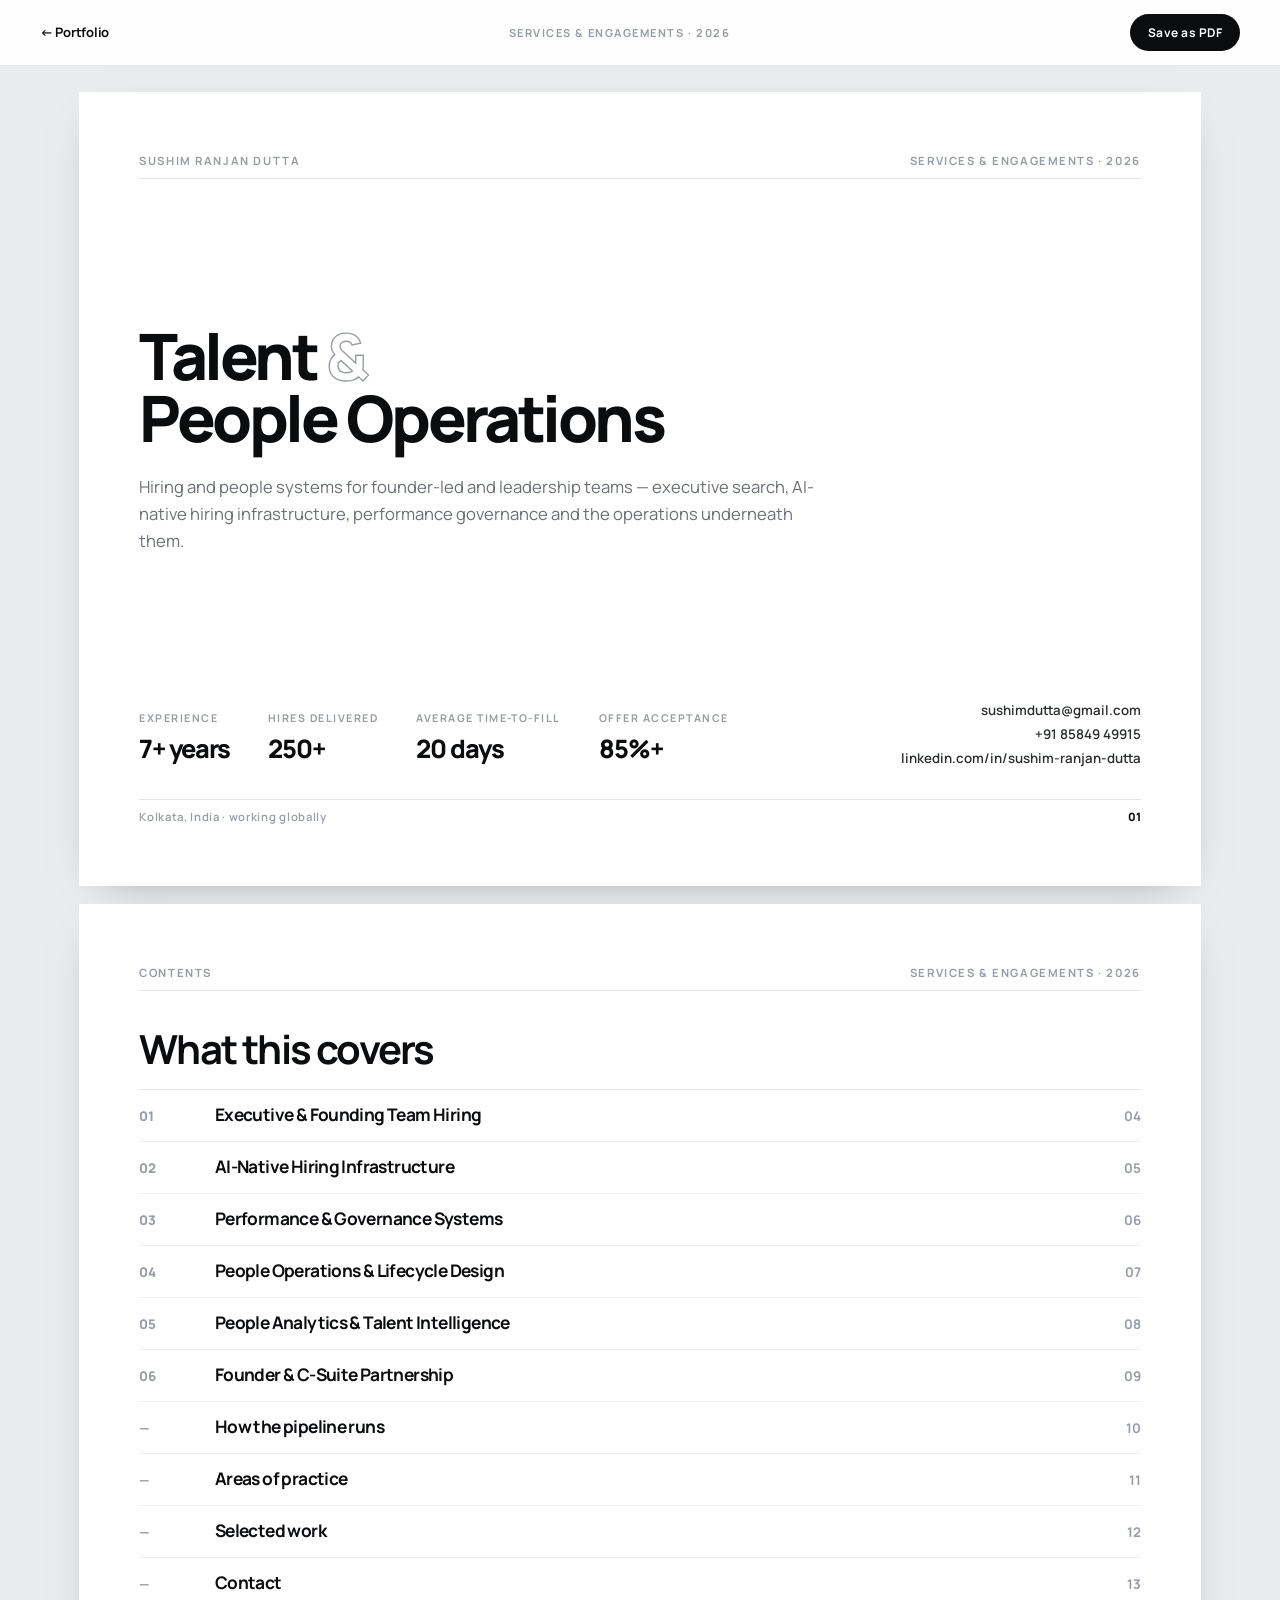
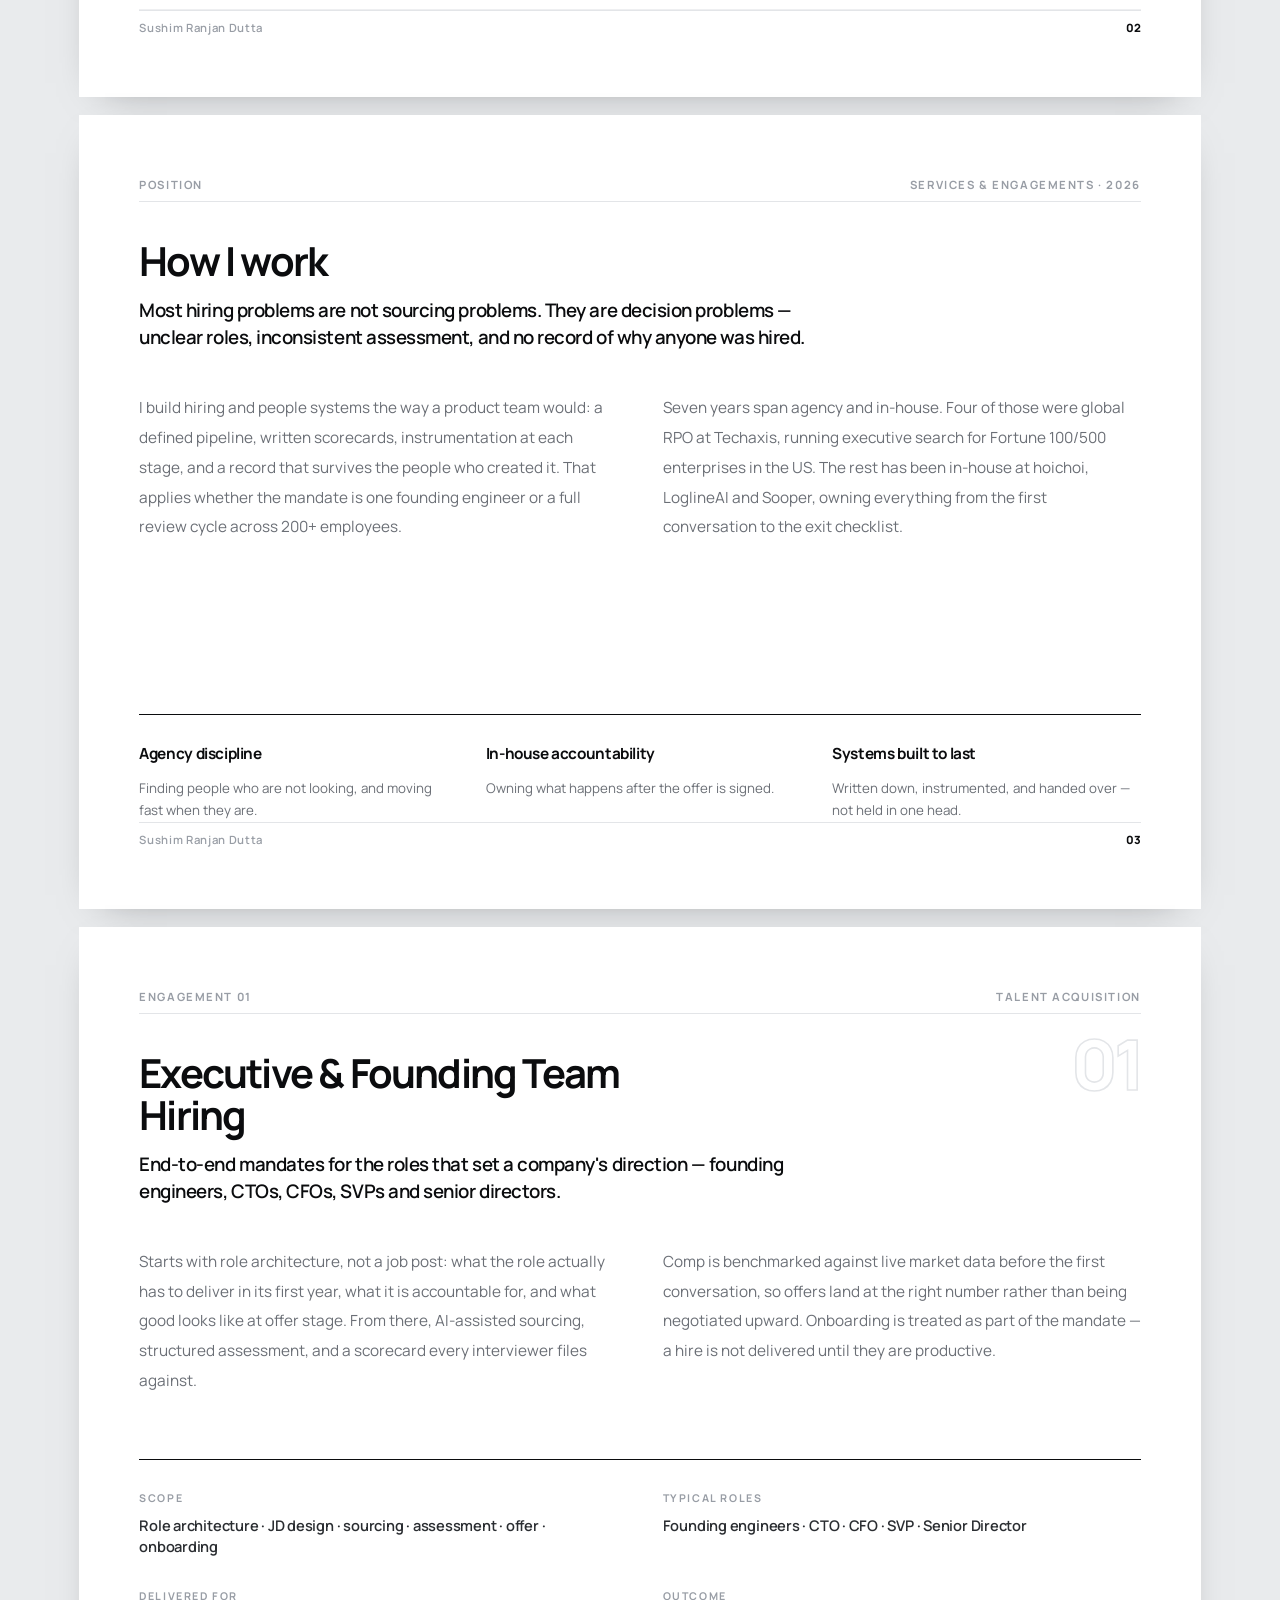
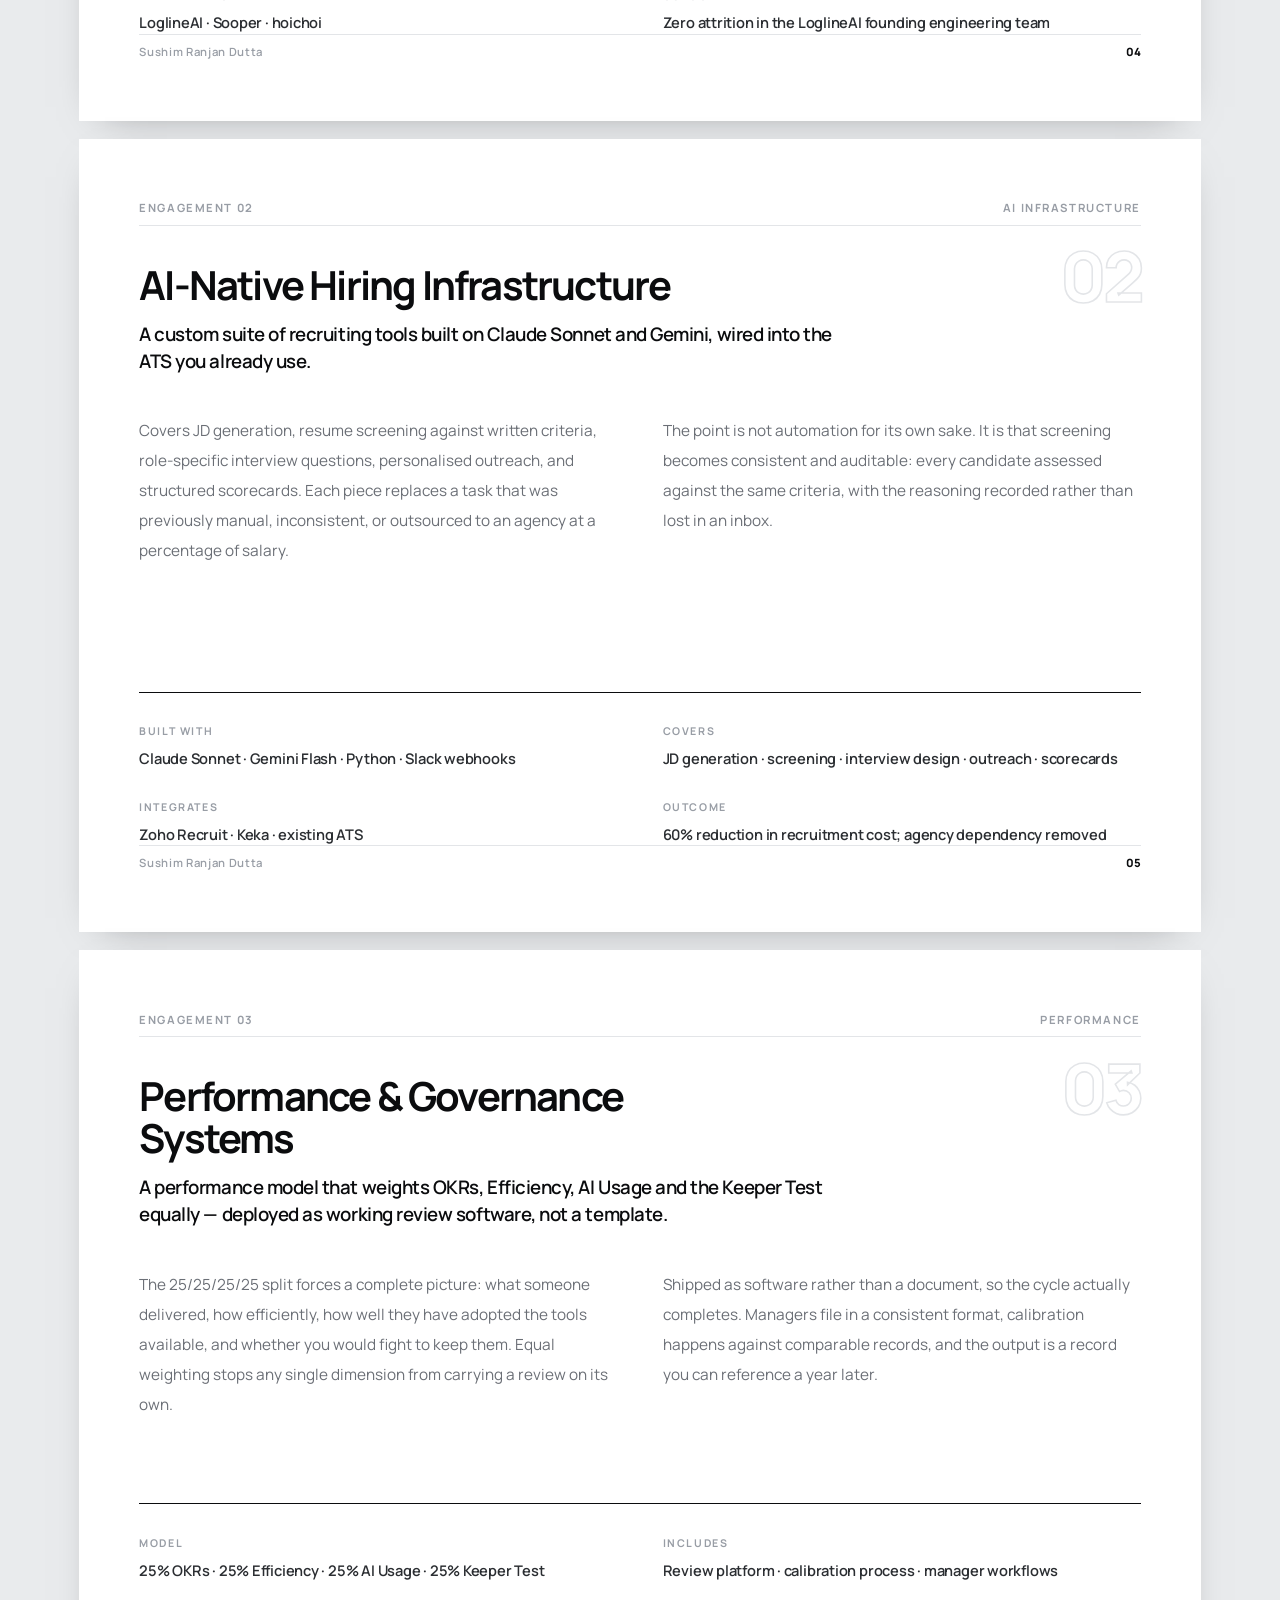
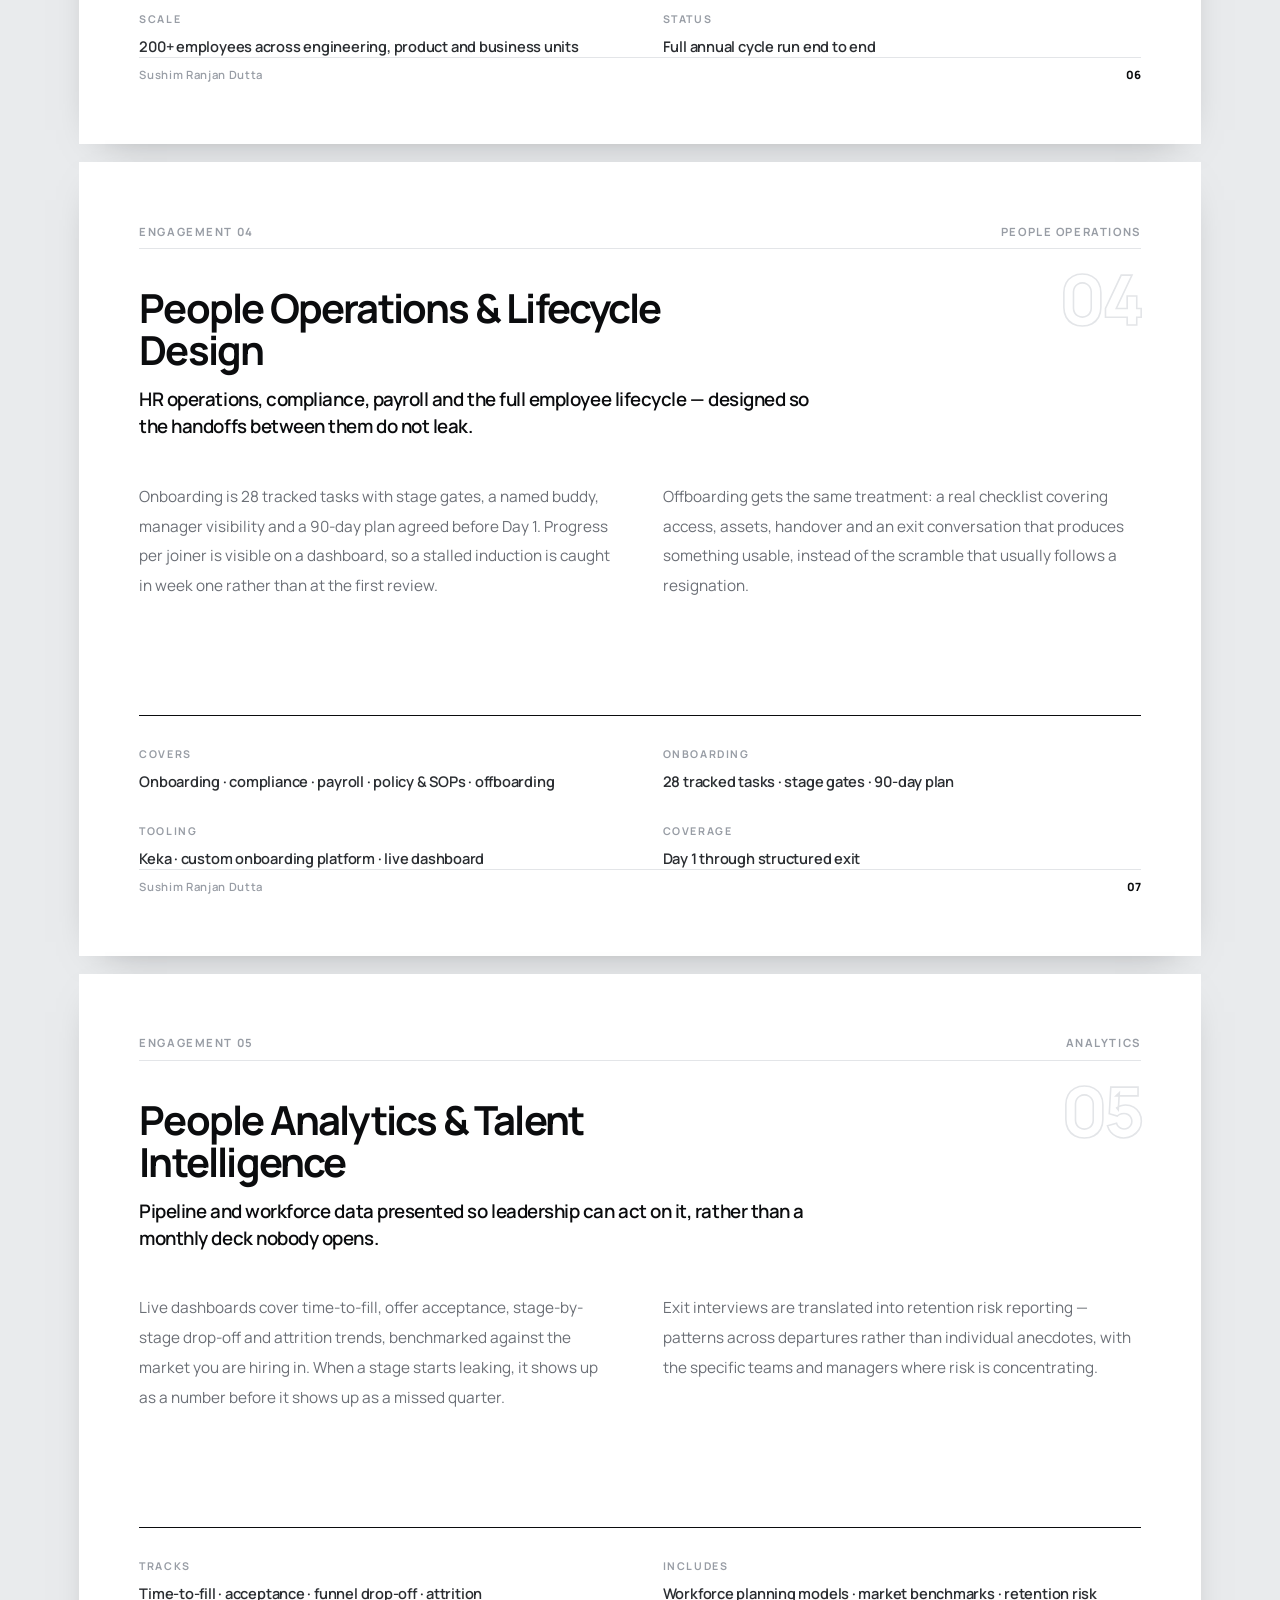
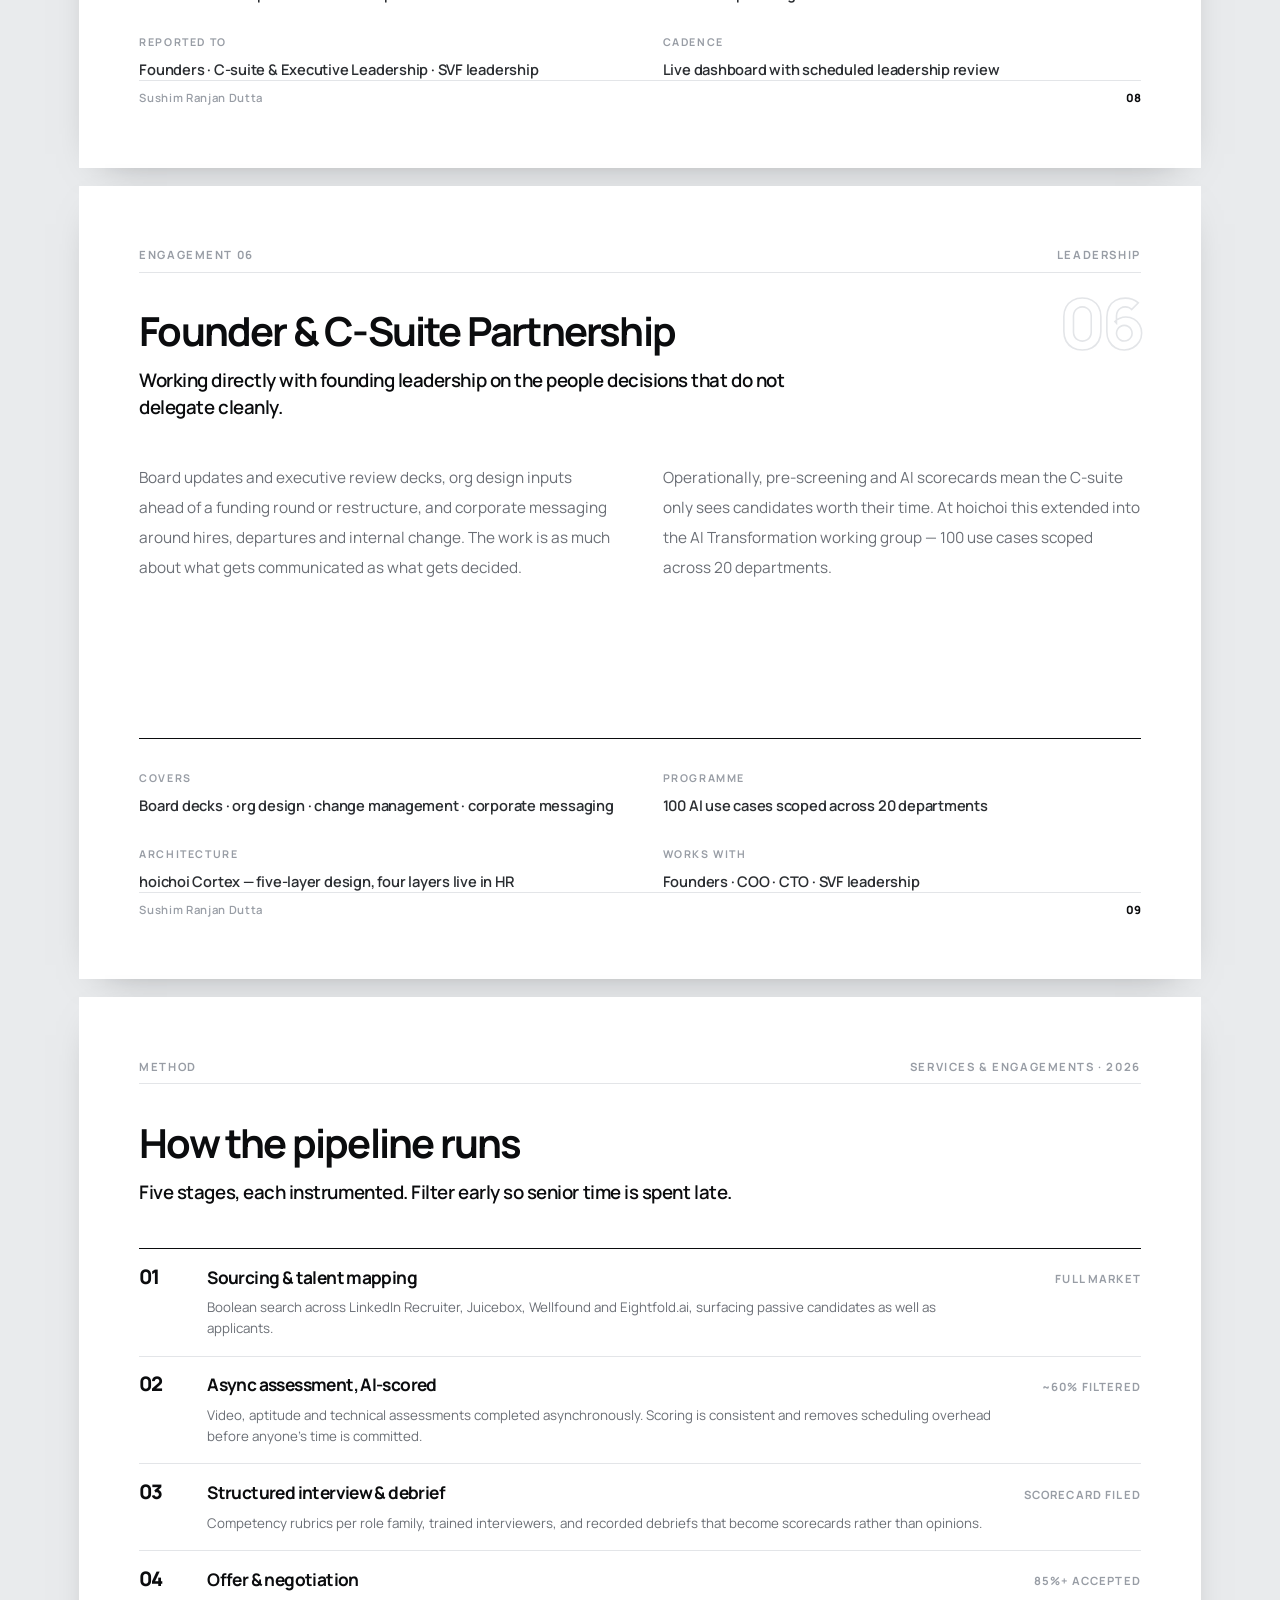
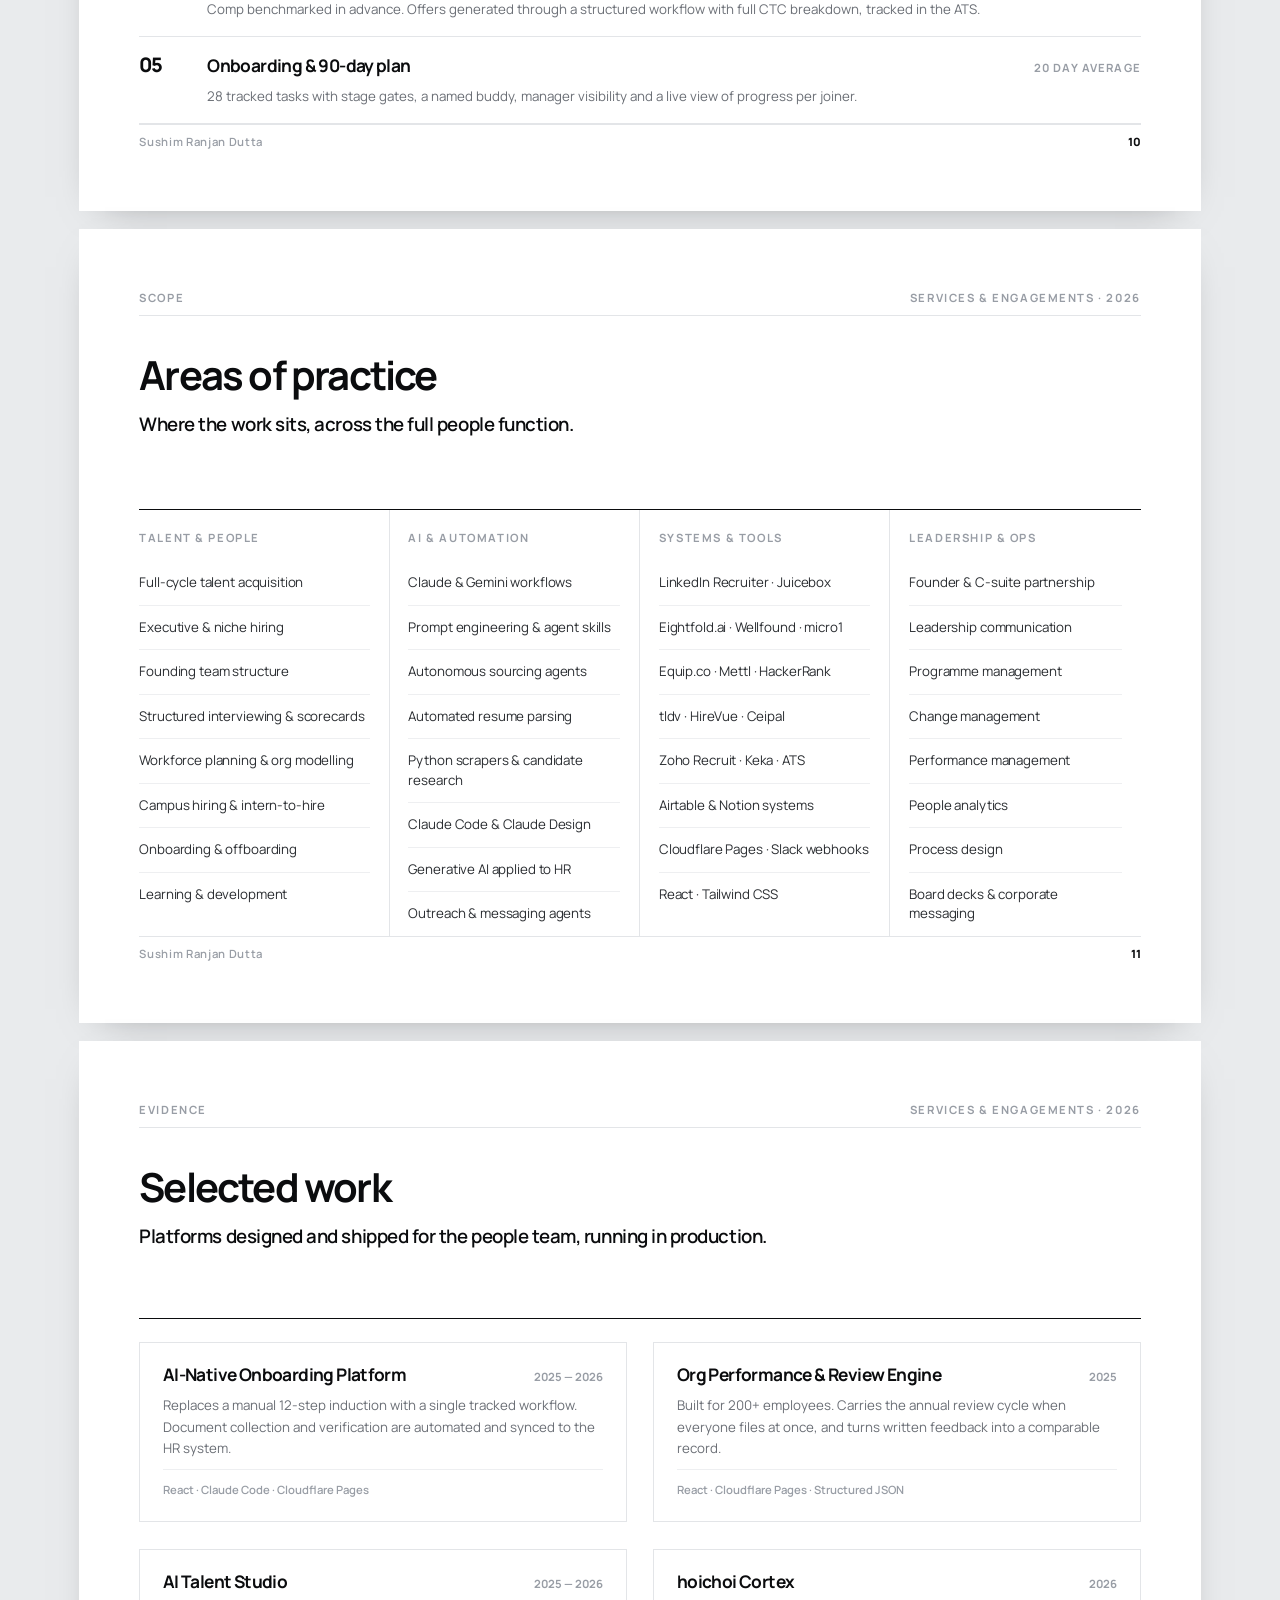
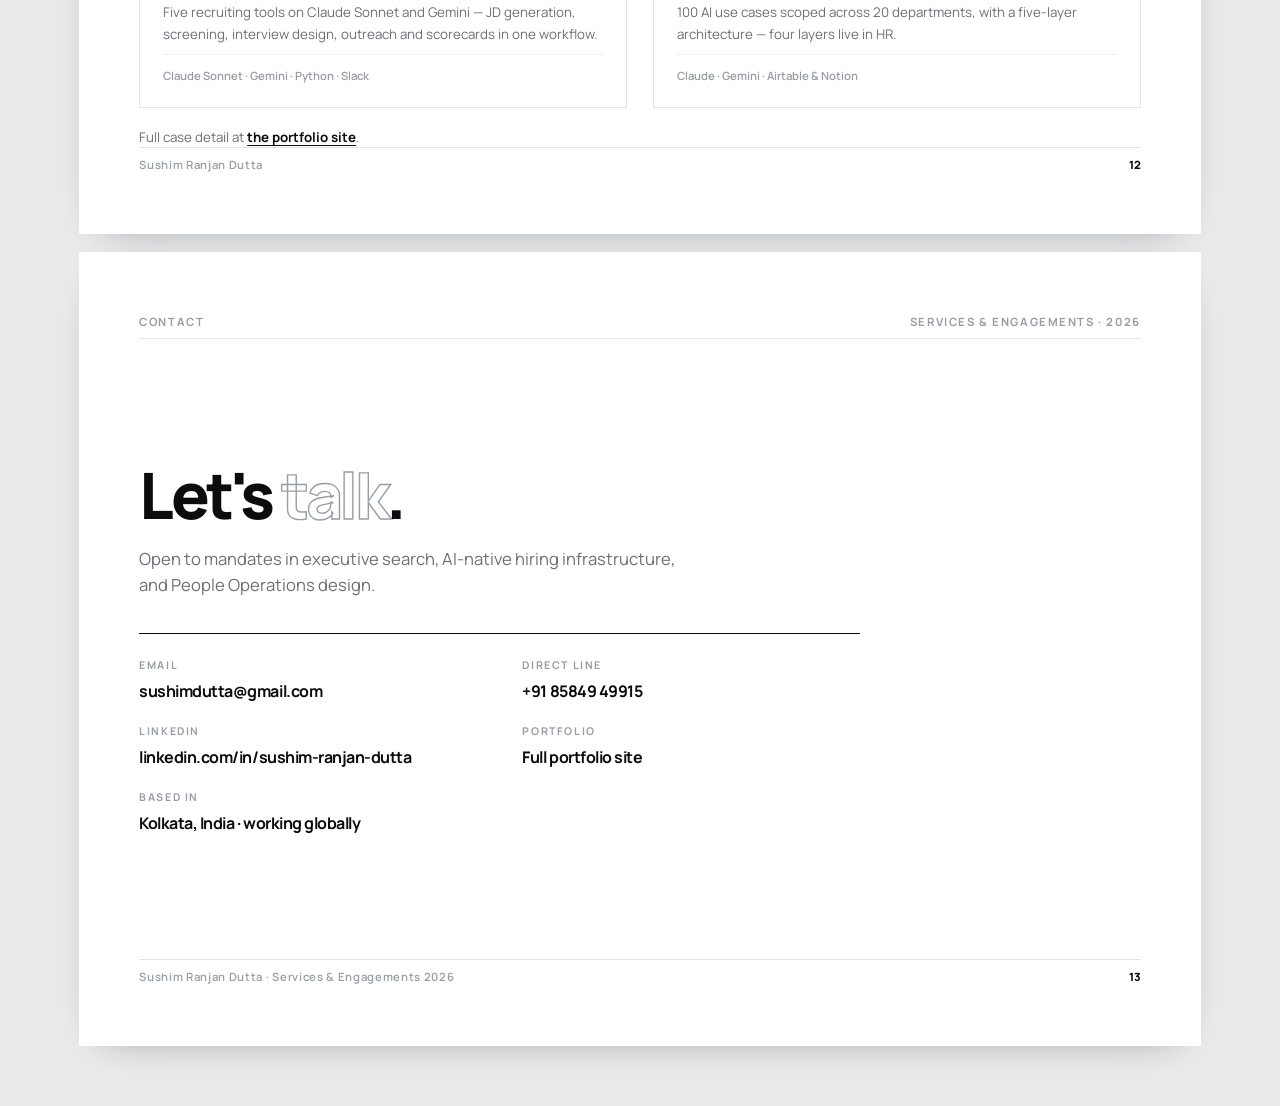
<file: deck.html>
<!DOCTYPE html>
<html lang="en">
<head>
<meta charset="UTF-8" />
<meta name="viewport" content="width=device-width, initial-scale=1.0" />
<title>Sushim Ranjan Dutta — Services &amp; Engagements</title>
<meta name="description" content="Talent Acquisition and People Operations. Six service engagements across the full employee lifecycle." />
<link rel="preconnect" href="https://fonts.googleapis.com" />
<link rel="preconnect" href="https://fonts.gstatic.com" crossorigin />
<link href="https://fonts.googleapis.com/css2?family=Manrope:wght@400;500;600;700;800&display=swap" rel="stylesheet" />
<link rel="stylesheet" href="deck.css" />
</head>
<body>

<!-- screen-only toolbar; never printed -->
<div class="bar no-print">
  <a class="bar-back" href="index.html">&#8592; Portfolio</a>
  <span class="bar-title">Services &amp; Engagements · 2026</span>
  <button class="bar-save" id="savePdf">Save as PDF</button>
</div>

<main class="deck-doc">

<!-- ============ 01 · COVER ============ -->
<section class="page page-cover">
  <div class="p-reg">
    <span>Sushim Ranjan Dutta</span>
    <span>Services &amp; Engagements · 2026</span>
  </div>

  <div class="cover-mid">
    <h1>Talent <span class="o">&amp;</span><br />People Operations</h1>
    <p class="cover-lede">
      Hiring and people systems for founder-led and leadership teams —
      executive search, AI-native hiring infrastructure, performance
      governance and the operations underneath them.
    </p>
  </div>

  <div class="cover-base">
    <dl class="cover-facts">
      <div><dt>Experience</dt><dd>7+ years</dd></div>
      <div><dt>Hires delivered</dt><dd>250+</dd></div>
      <div><dt>Average time-to-fill</dt><dd>20 days</dd></div>
      <div><dt>Offer acceptance</dt><dd>85%+</dd></div>
    </dl>
    <div class="cover-contact">
      <a href="mailto:sushimdutta@gmail.com">sushimdutta@gmail.com</a>
      <a href="tel:+918584949915">+91 85849 49915</a>
      <a href="https://www.linkedin.com/in/sushim-ranjan-dutta-3a6650204/">linkedin.com/in/sushim-ranjan-dutta</a>
    </div>
  </div>

  <div class="p-foot"><span>Kolkata, India · working globally</span><span>01</span></div>
</section>

<!-- ============ 02 · CONTENTS ============ -->
<section class="page">
  <div class="p-reg"><span>Contents</span><span>Services &amp; Engagements · 2026</span></div>

  <div class="p-body">
    <h2 class="p-h">What this covers</h2>
    <ol class="toc">
      <li><span class="toc-n">01</span><a href="#e01"><span class="toc-t">Executive &amp; Founding Team Hiring</span></a><span class="toc-p">04</span></li>
      <li><span class="toc-n">02</span><a href="#e02"><span class="toc-t">AI-Native Hiring Infrastructure</span></a><span class="toc-p">05</span></li>
      <li><span class="toc-n">03</span><a href="#e03"><span class="toc-t">Performance &amp; Governance Systems</span></a><span class="toc-p">06</span></li>
      <li><span class="toc-n">04</span><a href="#e04"><span class="toc-t">People Operations &amp; Lifecycle Design</span></a><span class="toc-p">07</span></li>
      <li><span class="toc-n">05</span><a href="#e05"><span class="toc-t">People Analytics &amp; Talent Intelligence</span></a><span class="toc-p">08</span></li>
      <li><span class="toc-n">06</span><a href="#e06"><span class="toc-t">Founder &amp; C-Suite Partnership</span></a><span class="toc-p">09</span></li>
      <li><span class="toc-n">&#8212;</span><a href="#pipeline"><span class="toc-t">How the pipeline runs</span></a><span class="toc-p">10</span></li>
      <li><span class="toc-n">&#8212;</span><a href="#practice"><span class="toc-t">Areas of practice</span></a><span class="toc-p">11</span></li>
      <li><span class="toc-n">&#8212;</span><a href="#proof"><span class="toc-t">Selected work</span></a><span class="toc-p">12</span></li>
      <li><span class="toc-n">&#8212;</span><a href="#contact"><span class="toc-t">Contact</span></a><span class="toc-p">13</span></li>
    </ol>
  </div>

  <div class="p-foot"><span>Sushim Ranjan Dutta</span><span>02</span></div>
</section>

<!-- ============ 03 · POSITION ============ -->
<section class="page">
  <div class="p-reg"><span>Position</span><span>Services &amp; Engagements · 2026</span></div>

  <div class="p-body">
    <h2 class="p-h">How I work</h2>
    <p class="p-lede">
      Most hiring problems are not sourcing problems. They are decision problems —
      unclear roles, inconsistent assessment, and no record of why anyone was hired.
    </p>
    <div class="two-col">
      <p>
        I build hiring and people systems the way a product team would: a defined
        pipeline, written scorecards, instrumentation at each stage, and a record that
        survives the people who created it. That applies whether the mandate is one
        founding engineer or a full review cycle across 200+ employees.
      </p>
      <p>
        Seven years span agency and in-house. Four of those were global RPO at Techaxis,
        running executive search for Fortune 100/500 enterprises in the US. The rest has
        been in-house at hoichoi, LoglineAI and Sooper, owning everything from the first
        conversation to the exit checklist.
      </p>
    </div>

    <div class="band">
      <div><strong>Agency discipline</strong><span>Finding people who are not looking, and moving fast when they are.</span></div>
      <div><strong>In-house accountability</strong><span>Owning what happens after the offer is signed.</span></div>
      <div><strong>Systems built to last</strong><span>Written down, instrumented, and handed over — not held in one head.</span></div>
    </div>
  </div>

  <div class="p-foot"><span>Sushim Ranjan Dutta</span><span>03</span></div>
</section>

<!-- ============ 04–09 · THE SIX ENGAGEMENTS ============ -->

<section class="page" id="e01">
  <div class="p-reg"><span>Engagement 01</span><span>Talent Acquisition</span></div>
  <div class="p-body eng">
    <span class="eng-no">01</span>
    <h2 class="p-h">Executive &amp; Founding Team Hiring</h2>
    <p class="p-lede">
      End-to-end mandates for the roles that set a company's direction — founding
      engineers, CTOs, CFOs, SVPs and senior directors.
    </p>
    <div class="two-col">
      <p>
        Starts with role architecture, not a job post: what the role actually has to
        deliver in its first year, what it is accountable for, and what good looks like
        at offer stage. From there, AI-assisted sourcing, structured assessment, and a
        scorecard every interviewer files against.
      </p>
      <p>
        Comp is benchmarked against live market data before the first conversation, so
        offers land at the right number rather than being negotiated upward. Onboarding
        is treated as part of the mandate — a hire is not delivered until they are
        productive.
      </p>
    </div>
    <dl class="spec">
      <div><dt>Scope</dt><dd>Role architecture · JD design · sourcing · assessment · offer · onboarding</dd></div>
      <div><dt>Typical roles</dt><dd>Founding engineers · CTO · CFO · SVP · Senior Director</dd></div>
      <div><dt>Delivered for</dt><dd>LoglineAI · Sooper · hoichoi</dd></div>
      <div><dt>Outcome</dt><dd>Zero attrition in the LoglineAI founding engineering team</dd></div>
    </dl>
  </div>
  <div class="p-foot"><span>Sushim Ranjan Dutta</span><span>04</span></div>
</section>

<section class="page" id="e02">
  <div class="p-reg"><span>Engagement 02</span><span>AI Infrastructure</span></div>
  <div class="p-body eng">
    <span class="eng-no">02</span>
    <h2 class="p-h">AI-Native Hiring Infrastructure</h2>
    <p class="p-lede">
      A custom suite of recruiting tools built on Claude Sonnet and Gemini, wired into
      the ATS you already use.
    </p>
    <div class="two-col">
      <p>
        Covers JD generation, resume screening against written criteria, role-specific
        interview questions, personalised outreach, and structured scorecards. Each
        piece replaces a task that was previously manual, inconsistent, or outsourced
        to an agency at a percentage of salary.
      </p>
      <p>
        The point is not automation for its own sake. It is that screening becomes
        consistent and auditable: every candidate assessed against the same criteria,
        with the reasoning recorded rather than lost in an inbox.
      </p>
    </div>
    <dl class="spec">
      <div><dt>Built with</dt><dd>Claude Sonnet · Gemini Flash · Python · Slack webhooks</dd></div>
      <div><dt>Covers</dt><dd>JD generation · screening · interview design · outreach · scorecards</dd></div>
      <div><dt>Integrates</dt><dd>Zoho Recruit · Keka · existing ATS</dd></div>
      <div><dt>Outcome</dt><dd>60% reduction in recruitment cost; agency dependency removed</dd></div>
    </dl>
  </div>
  <div class="p-foot"><span>Sushim Ranjan Dutta</span><span>05</span></div>
</section>

<section class="page" id="e03">
  <div class="p-reg"><span>Engagement 03</span><span>Performance</span></div>
  <div class="p-body eng">
    <span class="eng-no">03</span>
    <h2 class="p-h">Performance &amp; Governance Systems</h2>
    <p class="p-lede">
      A performance model that weights OKRs, Efficiency, AI Usage and the Keeper Test
      equally — deployed as working review software, not a template.
    </p>
    <div class="two-col">
      <p>
        The 25/25/25/25 split forces a complete picture: what someone delivered, how
        efficiently, how well they have adopted the tools available, and whether you
        would fight to keep them. Equal weighting stops any single dimension from
        carrying a review on its own.
      </p>
      <p>
        Shipped as software rather than a document, so the cycle actually completes.
        Managers file in a consistent format, calibration happens against comparable
        records, and the output is a record you can reference a year later.
      </p>
    </div>
    <dl class="spec">
      <div><dt>Model</dt><dd>25% OKRs · 25% Efficiency · 25% AI Usage · 25% Keeper Test</dd></div>
      <div><dt>Includes</dt><dd>Review platform · calibration process · manager workflows</dd></div>
      <div><dt>Scale</dt><dd>200+ employees across engineering, product and business units</dd></div>
      <div><dt>Status</dt><dd>Full annual cycle run end to end</dd></div>
    </dl>
  </div>
  <div class="p-foot"><span>Sushim Ranjan Dutta</span><span>06</span></div>
</section>

<section class="page" id="e04">
  <div class="p-reg"><span>Engagement 04</span><span>People Operations</span></div>
  <div class="p-body eng">
    <span class="eng-no">04</span>
    <h2 class="p-h">People Operations &amp; Lifecycle Design</h2>
    <p class="p-lede">
      HR operations, compliance, payroll and the full employee lifecycle — designed so
      the handoffs between them do not leak.
    </p>
    <div class="two-col">
      <p>
        Onboarding is 28 tracked tasks with stage gates, a named buddy, manager
        visibility and a 90-day plan agreed before Day 1. Progress per joiner is visible
        on a dashboard, so a stalled induction is caught in week one rather than at the
        first review.
      </p>
      <p>
        Offboarding gets the same treatment: a real checklist covering access, assets,
        handover and an exit conversation that produces something usable, instead of the
        scramble that usually follows a resignation.
      </p>
    </div>
    <dl class="spec">
      <div><dt>Covers</dt><dd>Onboarding · compliance · payroll · policy &amp; SOPs · offboarding</dd></div>
      <div><dt>Onboarding</dt><dd>28 tracked tasks · stage gates · 90-day plan</dd></div>
      <div><dt>Tooling</dt><dd>Keka · custom onboarding platform · live dashboard</dd></div>
      <div><dt>Coverage</dt><dd>Day 1 through structured exit</dd></div>
    </dl>
  </div>
  <div class="p-foot"><span>Sushim Ranjan Dutta</span><span>07</span></div>
</section>

<section class="page" id="e05">
  <div class="p-reg"><span>Engagement 05</span><span>Analytics</span></div>
  <div class="p-body eng">
    <span class="eng-no">05</span>
    <h2 class="p-h">People Analytics &amp; Talent Intelligence</h2>
    <p class="p-lede">
      Pipeline and workforce data presented so leadership can act on it, rather than a
      monthly deck nobody opens.
    </p>
    <div class="two-col">
      <p>
        Live dashboards cover time-to-fill, offer acceptance, stage-by-stage drop-off
        and attrition trends, benchmarked against the market you are hiring in. When a
        stage starts leaking, it shows up as a number before it shows up as a missed
        quarter.
      </p>
      <p>
        Exit interviews are translated into retention risk reporting — patterns across
        departures rather than individual anecdotes, with the specific teams and managers
        where risk is concentrating.
      </p>
    </div>
    <dl class="spec">
      <div><dt>Tracks</dt><dd>Time-to-fill · acceptance · funnel drop-off · attrition</dd></div>
      <div><dt>Includes</dt><dd>Workforce planning models · market benchmarks · retention risk</dd></div>
      <div><dt>Reported to</dt><dd>Founders · C-suite &amp; Executive Leadership · SVF leadership</dd></div>
      <div><dt>Cadence</dt><dd>Live dashboard with scheduled leadership review</dd></div>
    </dl>
  </div>
  <div class="p-foot"><span>Sushim Ranjan Dutta</span><span>08</span></div>
</section>

<section class="page" id="e06">
  <div class="p-reg"><span>Engagement 06</span><span>Leadership</span></div>
  <div class="p-body eng">
    <span class="eng-no">06</span>
    <h2 class="p-h">Founder &amp; C-Suite Partnership</h2>
    <p class="p-lede">
      Working directly with founding leadership on the people decisions that do not
      delegate cleanly.
    </p>
    <div class="two-col">
      <p>
        Board updates and executive review decks, org design inputs ahead of a funding
        round or restructure, and corporate messaging around hires, departures and
        internal change. The work is as much about what gets communicated as what gets
        decided.
      </p>
      <p>
        Operationally, pre-screening and AI scorecards mean the C-suite only sees
        candidates worth their time. At hoichoi this extended into the AI Transformation
        working group — 100 use cases scoped across 20 departments.
      </p>
    </div>
    <dl class="spec">
      <div><dt>Covers</dt><dd>Board decks · org design · change management · corporate messaging</dd></div>
      <div><dt>Programme</dt><dd>100 AI use cases scoped across 20 departments</dd></div>
      <div><dt>Architecture</dt><dd>hoichoi Cortex — five-layer design, four layers live in HR</dd></div>
      <div><dt>Works with</dt><dd>Founders · COO · CTO · SVF leadership</dd></div>
    </dl>
  </div>
  <div class="p-foot"><span>Sushim Ranjan Dutta</span><span>09</span></div>
</section>

<!-- ============ 10 · PIPELINE ============ -->
<section class="page" id="pipeline">
  <div class="p-reg"><span>Method</span><span>Services &amp; Engagements · 2026</span></div>
  <div class="p-body">
    <h2 class="p-h">How the pipeline runs</h2>
    <p class="p-lede">Five stages, each instrumented. Filter early so senior time is spent late.</p>

    <ol class="stages">
      <li>
        <span class="st-n">01</span>
        <div>
          <h3>Sourcing &amp; talent mapping</h3>
          <p>Boolean search across LinkedIn Recruiter, Juicebox, Wellfound and Eightfold.ai, surfacing passive candidates as well as applicants.</p>
        </div>
        <span class="st-m">Full market</span>
      </li>
      <li>
        <span class="st-n">02</span>
        <div>
          <h3>Async assessment, AI-scored</h3>
          <p>Video, aptitude and technical assessments completed asynchronously. Scoring is consistent and removes scheduling overhead before anyone's time is committed.</p>
        </div>
        <span class="st-m">~60% filtered</span>
      </li>
      <li>
        <span class="st-n">03</span>
        <div>
          <h3>Structured interview &amp; debrief</h3>
          <p>Competency rubrics per role family, trained interviewers, and recorded debriefs that become scorecards rather than opinions.</p>
        </div>
        <span class="st-m">Scorecard filed</span>
      </li>
      <li>
        <span class="st-n">04</span>
        <div>
          <h3>Offer &amp; negotiation</h3>
          <p>Comp benchmarked in advance. Offers generated through a structured workflow with full CTC breakdown, tracked in the ATS.</p>
        </div>
        <span class="st-m">85%+ accepted</span>
      </li>
      <li>
        <span class="st-n">05</span>
        <div>
          <h3>Onboarding &amp; 90-day plan</h3>
          <p>28 tracked tasks with stage gates, a named buddy, manager visibility and a live view of progress per joiner.</p>
        </div>
        <span class="st-m">20 day average</span>
      </li>
    </ol>
  </div>
  <div class="p-foot"><span>Sushim Ranjan Dutta</span><span>10</span></div>
</section>

<!-- ============ 11 · PRACTICE ============ -->
<section class="page" id="practice">
  <div class="p-reg"><span>Scope</span><span>Services &amp; Engagements · 2026</span></div>
  <div class="p-body">
    <h2 class="p-h">Areas of practice</h2>
    <p class="p-lede">Where the work sits, across the full people function.</p>

    <div class="prac">
      <div>
        <h4>Talent &amp; People</h4>
        <ul>
          <li>Full-cycle talent acquisition</li>
          <li>Executive &amp; niche hiring</li>
          <li>Founding team structure</li>
          <li>Structured interviewing &amp; scorecards</li>
          <li>Workforce planning &amp; org modelling</li>
          <li>Campus hiring &amp; intern-to-hire</li>
          <li>Onboarding &amp; offboarding</li>
          <li>Learning &amp; development</li>
        </ul>
      </div>
      <div>
        <h4>AI &amp; Automation</h4>
        <ul>
          <li>Claude &amp; Gemini workflows</li>
          <li>Prompt engineering &amp; agent skills</li>
          <li>Autonomous sourcing agents</li>
          <li>Automated resume parsing</li>
          <li>Python scrapers &amp; candidate research</li>
          <li>Claude Code &amp; Claude Design</li>
          <li>Generative AI applied to HR</li>
          <li>Outreach &amp; messaging agents</li>
        </ul>
      </div>
      <div>
        <h4>Systems &amp; Tools</h4>
        <ul>
          <li>LinkedIn Recruiter · Juicebox</li>
          <li>Eightfold.ai · Wellfound · micro1</li>
          <li>Equip.co · Mettl · HackerRank</li>
          <li>tldv · HireVue · Ceipal</li>
          <li>Zoho Recruit · Keka · ATS</li>
          <li>Airtable &amp; Notion systems</li>
          <li>Cloudflare Pages · Slack webhooks</li>
          <li>React · Tailwind CSS</li>
        </ul>
      </div>
      <div>
        <h4>Leadership &amp; Ops</h4>
        <ul>
          <li>Founder &amp; C-suite partnership</li>
          <li>Leadership communication</li>
          <li>Programme management</li>
          <li>Change management</li>
          <li>Performance management</li>
          <li>People analytics</li>
          <li>Process design</li>
          <li>Board decks &amp; corporate messaging</li>
        </ul>
      </div>
    </div>
  </div>
  <div class="p-foot"><span>Sushim Ranjan Dutta</span><span>11</span></div>
</section>

<!-- ============ 12 · PROOF ============ -->
<section class="page" id="proof">
  <div class="p-reg"><span>Evidence</span><span>Services &amp; Engagements · 2026</span></div>
  <div class="p-body">
    <h2 class="p-h">Selected work</h2>
    <p class="p-lede">Platforms designed and shipped for the people team, running in production.</p>

    <div class="proof">
      <article>
        <header><h3>AI-Native Onboarding Platform</h3><span>2025 &#8212; 2026</span></header>
        <p>Replaces a manual 12-step induction with a single tracked workflow. Document collection and verification are automated and synced to the HR system.</p>
        <span class="proof-k">React · Claude Code · Cloudflare Pages</span>
      </article>
      <article>
        <header><h3>Org Performance &amp; Review Engine</h3><span>2025</span></header>
        <p>Built for 200+ employees. Carries the annual review cycle when everyone files at once, and turns written feedback into a comparable record.</p>
        <span class="proof-k">React · Cloudflare Pages · Structured JSON</span>
      </article>
      <article>
        <header><h3>AI Talent Studio</h3><span>2025 &#8212; 2026</span></header>
        <p>Five recruiting tools on Claude Sonnet and Gemini — JD generation, screening, interview design, outreach and scorecards in one workflow.</p>
        <span class="proof-k">Claude Sonnet · Gemini · Python · Slack</span>
      </article>
      <article>
        <header><h3>hoichoi Cortex</h3><span>2026</span></header>
        <p>100 AI use cases scoped across 20 departments, with a five-layer architecture — four layers live in HR.</p>
        <span class="proof-k">Claude · Gemini · Airtable &amp; Notion</span>
      </article>
    </div>

    <p class="proof-link no-print">
      Full case detail at
      <a href="index.html#work">the portfolio site</a>.
    </p>
  </div>
  <div class="p-foot"><span>Sushim Ranjan Dutta</span><span>12</span></div>
</section>

<!-- ============ 13 · CONTACT ============ -->
<section class="page page-end" id="contact">
  <div class="p-reg"><span>Contact</span><span>Services &amp; Engagements · 2026</span></div>

  <div class="end-mid">
    <h2>Let's <span class="o">talk</span>.</h2>
    <p>
      Open to mandates in executive search, AI-native hiring infrastructure,
      and People Operations design.
    </p>

    <dl class="end-reach">
      <div><dt>Email</dt><dd><a href="mailto:sushimdutta@gmail.com">sushimdutta@gmail.com</a></dd></div>
      <div><dt>Direct line</dt><dd><a href="tel:+918584949915">+91 85849 49915</a></dd></div>
      <div><dt>LinkedIn</dt><dd><a href="https://www.linkedin.com/in/sushim-ranjan-dutta-3a6650204/">linkedin.com/in/sushim-ranjan-dutta</a></dd></div>
      <div><dt>Portfolio</dt><dd><a href="https://sushim-ranjan-dutta-ai-powered-ta-portfolio-633647667726.asia-southeast1.run.app/">Full portfolio site</a></dd></div>
      <div><dt>Based in</dt><dd>Kolkata, India · working globally</dd></div>
    </dl>
  </div>

  <div class="p-foot"><span>Sushim Ranjan Dutta · Services &amp; Engagements 2026</span><span>13</span></div>
</section>

</main>

<script>
  document.getElementById('savePdf').addEventListener('click', function () {
    window.print();
  });
</script>
</body>
</html>
</file>
<file: deck.css>
/* ============================================================
   Sushim Ranjan Dutta — Services & Engagements
   A print-first deck. Each .page is one A4 landscape sheet;
   on screen the same pages stack as a scrollable document.
   ============================================================ */

:root{
  --paper:#FFFFFF;
  --ink:#0B0C0E;
  --ink-2:#2A2D31;
  --muted:#6B6F76;
  --muted-2:#989DA5;
  --line:#E3E5E8;
  --line-soft:#EEEFF1;

  --sans:"Manrope", -apple-system, BlinkMacSystemFont, "Helvetica Neue", Arial, sans-serif;

  /* A4 landscape, 12mm margins handled by @page */
  --pw:297mm;
  --ph:210mm;
  --pad:16mm;
}

*,*::before,*::after{box-sizing:border-box;}
html{-webkit-text-size-adjust:100%;}
body{
  margin:0;background:#E9EBED;color:var(--ink);
  font-family:var(--sans);font-size:11pt;line-height:1.55;
  -webkit-font-smoothing:antialiased;
}
h1,h2,h3,h4{margin:0;font-weight:700;letter-spacing:-.03em;}
p{margin:0;}
dl,dd{margin:0;}
ul,ol{margin:0;padding:0;list-style:none;}
a{color:inherit;text-decoration:none;}

/* outlined type, used sparingly */
.o{
  color:transparent;
  -webkit-text-stroke:1.4px var(--muted-2);
  font-weight:inherit;
}
@supports not ((-webkit-text-stroke:1px black)){ .o{color:var(--muted-2);} }

/* ============================================================
   SCREEN TOOLBAR
   ============================================================ */
.bar{
  position:sticky;top:0;z-index:50;
  display:flex;align-items:center;justify-content:space-between;gap:16px;
  padding:14px clamp(16px,4vw,40px);
  background:rgba(255,255,255,.94);backdrop-filter:blur(12px);
  border-bottom:1px solid var(--line);
}
.bar-back{font-size:13px;font-weight:700;letter-spacing:-.02em;}
.bar-title{font-size:11px;font-weight:700;letter-spacing:.14em;text-transform:uppercase;color:var(--muted-2);}
.bar-save{
  font-family:inherit;font-size:12px;font-weight:700;letter-spacing:.04em;
  padding:10px 18px;border-radius:99px;cursor:pointer;
  background:var(--ink);color:var(--paper);border:none;
  transition:opacity .3s ease;
}
.bar-save:hover{opacity:.84;}

/* ============================================================
   PAGE
   ============================================================ */
.deck-doc{
  display:flex;flex-direction:column;align-items:center;gap:18px;
  padding:26px 16px 60px;
}
.page{
  position:relative;
  width:var(--pw);min-height:var(--ph);
  padding:var(--pad);
  background:var(--paper);
  display:flex;flex-direction:column;
  box-shadow:0 12px 40px -26px rgba(11,12,14,.5);
}

/* running head + foot on every sheet */
.p-reg{
  display:flex;align-items:baseline;justify-content:space-between;gap:20px;
  padding-bottom:8px;border-bottom:1px solid var(--line);
  font-size:8.5pt;font-weight:700;letter-spacing:.14em;text-transform:uppercase;
  color:var(--muted-2);
}
.p-foot{
  margin-top:auto;padding-top:8px;border-top:1px solid var(--line);
  display:flex;align-items:baseline;justify-content:space-between;gap:20px;
  font-size:8.5pt;font-weight:600;letter-spacing:.06em;color:var(--muted-2);
}
.p-foot span:last-child{font-weight:800;color:var(--ink);letter-spacing:0;}

.p-body{padding-top:10mm;flex:1;display:flex;flex-direction:column;}

.p-h{font-size:30pt;letter-spacing:-.045em;line-height:1.05;margin-bottom:4mm;}
.p-lede{
  font-size:14pt;line-height:1.45;font-weight:600;letter-spacing:-.025em;
  max-width:58ch;margin-bottom:11mm;
}

.two-col{
  display:grid;grid-template-columns:repeat(2,1fr);gap:12mm;
  margin-bottom:10mm;
}
.two-col p{font-size:11.5pt;line-height:1.95;color:var(--muted);}

/* ============================================================
   COVER
   ============================================================ */
.page-cover .cover-mid{
  flex:1;display:flex;flex-direction:column;justify-content:center;
  padding:10mm 0;
}
.page-cover h1{
  font-size:48pt;font-weight:800;letter-spacing:-.055em;line-height:.96;
  margin-bottom:7mm;
}
.cover-lede{
  font-size:12.5pt;line-height:1.6;color:var(--muted);max-width:68ch;
}
.cover-base{
  display:flex;align-items:flex-end;justify-content:space-between;
  gap:12mm;padding-bottom:8mm;
}
.cover-facts{display:grid;grid-template-columns:repeat(4,auto);gap:10mm;}
.cover-facts dt{font-size:8pt;font-weight:700;letter-spacing:.14em;text-transform:uppercase;color:var(--muted-2);margin-bottom:3px;}
.cover-facts dd{font-size:19pt;font-weight:800;letter-spacing:-.04em;}
.cover-contact{display:flex;flex-direction:column;gap:3px;text-align:right;}
.cover-contact a{font-size:10pt;font-weight:600;color:var(--ink-2);}

/* ============================================================
   CONTENTS
   ============================================================ */
.toc{border-top:1px solid var(--line);margin-top:auto;}
.toc li{
  display:grid;grid-template-columns:14mm 1fr 12mm;align-items:baseline;gap:6mm;
  padding:3.2mm 0;border-bottom:1px solid var(--line-soft);
}
.toc-n{font-size:10pt;font-weight:800;color:var(--muted-2);letter-spacing:-.02em;}
.toc-t{font-size:13pt;font-weight:700;letter-spacing:-.035em;}
.toc a{display:block;}
.toc a:hover .toc-t{text-decoration:underline;text-underline-offset:3px;}
.toc-p{font-size:10pt;font-weight:700;color:var(--muted-2);text-align:right;}

/* ============================================================
   POSITION — three-up band
   ============================================================ */
.band{
  display:grid;grid-template-columns:repeat(3,1fr);gap:10mm;
  padding-top:7mm;border-top:1px solid var(--ink);
  margin-top:auto;
}
.band > div{display:flex;flex-direction:column;gap:3mm;}
.band strong{font-size:11.5pt;font-weight:700;letter-spacing:-.025em;}
.band span{font-size:10pt;line-height:1.7;color:var(--muted);}

/* ============================================================
   ENGAGEMENT PAGES
   ============================================================ */
.eng{position:relative;}
.eng-no{
  position:absolute;right:0;top:4mm;
  font-size:52pt;font-weight:800;letter-spacing:-.06em;line-height:1;
  color:transparent;-webkit-text-stroke:1.6px var(--line);
}
@supports not ((-webkit-text-stroke:1px black)){ .eng-no{color:var(--line);} }
.eng .p-h{max-width:22ch;}

.spec{
  display:grid;grid-template-columns:repeat(2,1fr);gap:8mm 12mm;
  padding-top:8mm;border-top:1px solid var(--ink);
  margin-top:auto;
}
.spec > div{display:flex;flex-direction:column;gap:2.2mm;}
.spec dt{font-size:8pt;font-weight:700;letter-spacing:.15em;text-transform:uppercase;color:var(--muted-2);}
.spec dd{font-size:11pt;font-weight:600;letter-spacing:-.015em;color:var(--ink-2);line-height:1.45;}

/* ============================================================
   PIPELINE STAGES
   ============================================================ */
.stages{border-top:1px solid var(--ink);margin-top:auto;}
.stages li{
  display:grid;grid-template-columns:12mm 1fr 32mm;align-items:start;gap:6mm;
  padding:4.2mm 0;border-bottom:1px solid var(--line);
}
.st-n{font-size:15pt;font-weight:800;letter-spacing:-.04em;line-height:1.2;}
.stages h3{font-size:13pt;letter-spacing:-.035em;margin-bottom:1.5mm;}
.stages p{font-size:10pt;line-height:1.6;color:var(--muted);}
.st-m{
  font-size:8.5pt;font-weight:700;letter-spacing:.1em;text-transform:uppercase;
  color:var(--muted-2);text-align:right;padding-top:1.5mm;
}

/* ============================================================
   PRACTICE — four columns
   ============================================================ */
.prac{
  display:grid;grid-template-columns:repeat(4,1fr);gap:0;
  border-top:1px solid var(--ink);margin-top:auto;
}
.prac > div{padding:5mm 5mm 0 0;}
.prac > div:not(:last-child){border-right:1px solid var(--line);}
.prac > div:not(:first-child){padding-left:5mm;}
.prac h4{
  font-size:8.5pt;font-weight:700;letter-spacing:.14em;text-transform:uppercase;
  color:var(--muted-2);margin-bottom:4mm;
}
.prac li{
  font-size:10pt;line-height:1.45;color:var(--ink-2);letter-spacing:-.01em;
  padding:3.2mm 0;border-bottom:1px solid var(--line-soft);
}
.prac li:last-child{border-bottom:none;}

/* ============================================================
   PROOF — four cards
   ============================================================ */
.proof{
  display:grid;grid-template-columns:repeat(2,1fr);gap:7mm;
  padding-top:6mm;border-top:1px solid var(--ink);margin-top:auto;
}
.proof article{
  display:flex;flex-direction:column;gap:2.5mm;
  padding:6mm;border:1px solid var(--line);
}
.proof header{display:flex;align-items:baseline;justify-content:space-between;gap:5mm;}
.proof h3{font-size:13pt;letter-spacing:-.035em;line-height:1.15;}
.proof header span{font-size:8.5pt;font-weight:700;color:var(--muted-2);white-space:nowrap;}
.proof p{font-size:10pt;line-height:1.6;color:var(--muted);}
.proof-k{
  margin-top:auto;padding-top:3mm;border-top:1px solid var(--line-soft);
  font-size:8.5pt;font-weight:600;color:var(--muted-2);
}
.proof-link{margin-top:5mm;font-size:10pt;color:var(--muted);}
.proof-link a{font-weight:700;color:var(--ink);text-decoration:underline;text-underline-offset:3px;}

/* ============================================================
   CLOSING PAGE
   ============================================================ */
.end-mid{flex:1;display:flex;flex-direction:column;justify-content:center;padding:10mm 0;}
.page-end h2{font-size:48pt;font-weight:800;letter-spacing:-.055em;line-height:1;margin-bottom:5mm;}
.page-end > .end-mid > p{font-size:12.5pt;line-height:1.6;color:var(--muted);max-width:56ch;margin-bottom:9mm;}
.end-reach{
  display:grid;grid-template-columns:repeat(2,1fr);gap:5mm 12mm;
  padding-top:6mm;border-top:1px solid var(--ink);max-width:72%;
}
.end-reach > div{display:flex;flex-direction:column;gap:1.5mm;}
.end-reach dt{font-size:8pt;font-weight:700;letter-spacing:.15em;text-transform:uppercase;color:var(--muted-2);}
.end-reach dd{font-size:12pt;font-weight:700;letter-spacing:-.03em;}
.end-reach a{text-decoration:none;}

/* ============================================================
   SMALL SCREENS — the deck is a document, not a page preview
   ============================================================ */
@media (max-width:1000px){
  .deck-doc{padding:16px 12px 40px;}
  .page{
    width:100%;min-height:0;
    padding:26px 20px;
  }
  .page-cover h1,.page-end h2{font-size:34px;}
  .p-h{font-size:25px;}
  .p-lede{font-size:15px;}
  .p-body{padding-top:22px;}
  .two-col,.spec,.proof,.end-reach{grid-template-columns:1fr;gap:16px;}
  .band{grid-template-columns:1fr;gap:16px;}
  .cover-base{flex-direction:column;align-items:flex-start;gap:22px;}
  .cover-facts{grid-template-columns:repeat(2,1fr);gap:16px;}
  .cover-contact{text-align:left;}
  .prac{grid-template-columns:1fr;}
  .prac > div{padding:16px 0 0 0 !important;border-right:none !important;}
  .prac > div:not(:first-child){border-top:1px solid var(--line);}
  .stages li{grid-template-columns:28px 1fr;gap:12px;}
  .st-m{grid-column:2;text-align:left;padding-top:4px;}
  .toc li{grid-template-columns:28px 1fr auto;gap:12px;}
  .eng-no{font-size:40px;top:0;}
  .end-reach{max-width:none;}
}

/* ============================================================
   PRINT — this is the deliverable
   ============================================================ */
@page{
  size:A4 landscape;
  margin:12mm;
}

@media print{
  html,body{background:#fff;}
  body{font-size:10.5pt;}

  .no-print{display:none !important;}

  .deck-doc{display:block;padding:0;gap:0;}

  .page{
    width:auto;min-height:auto;height:auto;
    padding:0;margin:0;
    box-shadow:none;background:#fff;
    /* one sheet per page, never split */
    break-after:page;page-break-after:always;
    break-inside:avoid;page-break-inside:avoid;
    display:flex;flex-direction:column;
    height:178mm;overflow:hidden;
  }
  .page:last-child{break-after:auto;page-break-after:auto;}

  /* keep blocks whole across the sheet */
  .toc li,.stages li,.proof article,.spec > div,
  .band > div,.prac > div,.end-reach > div,.two-col p{
    break-inside:avoid;page-break-inside:avoid;
  }

  h1,h2,h3,h4{break-after:avoid;page-break-after:avoid;}

  /* links stay live in the PDF; print them in ink, not blue */
  a{color:inherit;text-decoration:none;}
  .proof-link a,.end-reach a{text-decoration:underline;text-underline-offset:2px;}

  /* strokes and rules survive the print pipeline */
  *{-webkit-print-color-adjust:exact;print-color-adjust:exact;}
}
</file>
